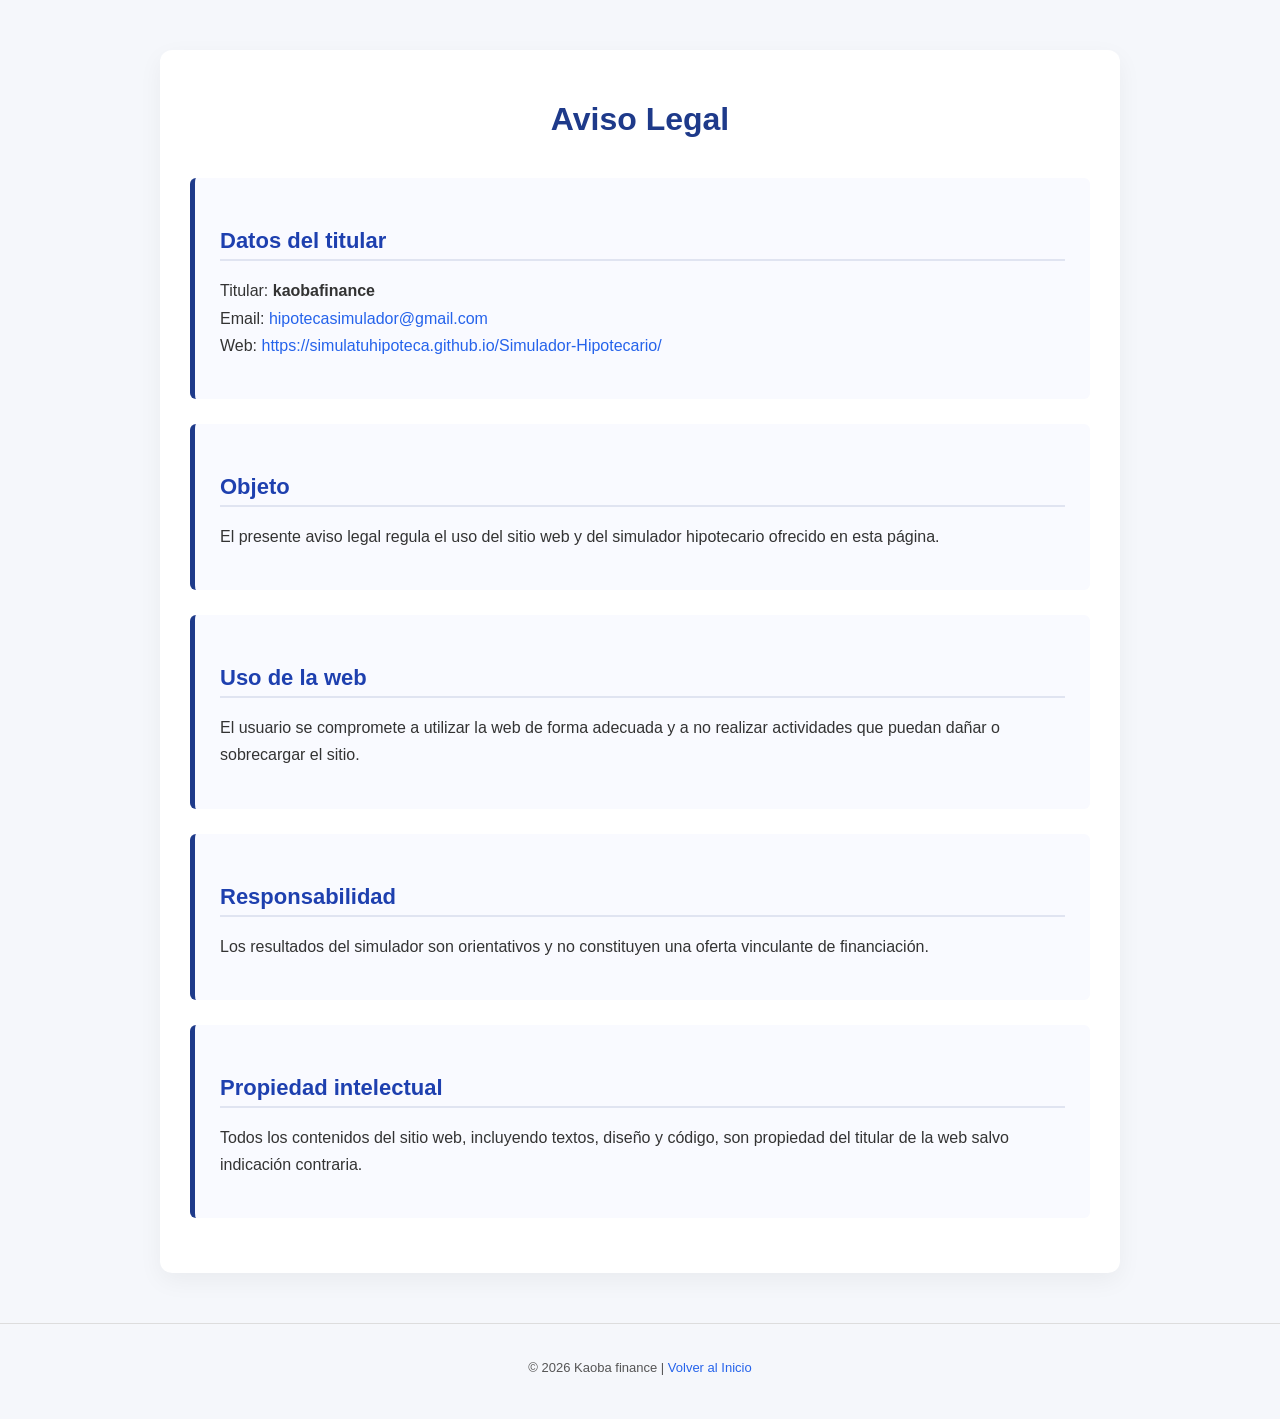
<file: aviso-legal.html>
<!DOCTYPE html>
<html lang="es">
<head>
<meta charset="UTF-8">
<title>Aviso Legal</title>
  <link rel="icon" href="favicon.svg">
<meta name="viewport" content="width=device-width, initial-scale=1.0">
<style>
body {
  font-family: 'Arial', sans-serif;
  margin: 0;
  padding: 0;
  background: #f5f7fb;
  color: #333;
}

.container {
  max-width: 900px;
  margin: 50px auto;
  padding: 30px;
  background: #fff;
  border-radius: 12px;
  box-shadow: 0 8px 25px rgba(0,0,0,0.05);
}

h1 {
  text-align: center;
  color: #1e3a8a;
  margin-bottom: 40px;
  font-size: 32px;
}

h2 {
  color: #1e40af;
  margin-top: 30px;
  margin-bottom: 15px;
  font-size: 22px;
  border-bottom: 2px solid #e0e4f1;
  padding-bottom: 5px;
}

p {
  margin-bottom: 20px;
  line-height: 1.7;
}

ul {
  margin-left: 20px;
  margin-bottom: 20px;
  line-height: 1.7;
}

a {
  color: #2563eb;
  text-decoration: none;
}

a:hover {
  text-decoration: underline;
}

.footer {
  text-align: center;
  padding: 20px;
  font-size: 13px;
  color: #555;
  margin-top: 50px;
  border-top: 1px solid #ddd;
}

.section-card {
  background: #f9faff;
  border-left: 5px solid #1e3a8a;
  padding: 20px 25px;
  margin-bottom: 25px;
  border-radius: 6px;
}

@media(max-width: 600px){
  .container{
    padding: 20px;
    margin: 20px;
  }

  h1{
    font-size: 26px;
  }

  h2{
    font-size: 20px;
  }
}
</style>
</head>
<body>

<div class="container">
  <h1>Aviso Legal</h1>

  <div class="section-card">
    <h2>Datos del titular</h2>
    <p>
      Titular: <strong>kaobafinance</strong><br>
      Email: <a href="mailto:hipotecasimulador@gmail.com">hipotecasimulador@gmail.com</a><br>
      Web: <a href="https://simulatuhipoteca.github.io/Simulador-Hipotecario/" target="_blank">https://simulatuhipoteca.github.io/Simulador-Hipotecario/</a>
    </p>
  </div>

  <div class="section-card">
    <h2>Objeto</h2>
    <p>
      El presente aviso legal regula el uso del sitio web y del simulador hipotecario ofrecido en esta página.
    </p>
  </div>

  <div class="section-card">
    <h2>Uso de la web</h2>
    <p>
      El usuario se compromete a utilizar la web de forma adecuada y a no realizar actividades que puedan dañar o sobrecargar el sitio.
    </p>
  </div>

  <div class="section-card">
    <h2>Responsabilidad</h2>
    <p>
      Los resultados del simulador son orientativos y no constituyen una oferta vinculante de financiación.
    </p>
  </div>

  <div class="section-card">
    <h2>Propiedad intelectual</h2>
    <p>
      Todos los contenidos del sitio web, incluyendo textos, diseño y código, son propiedad del titular de la web salvo indicación contraria.
    </p>
  </div>

</div>

<footer class="footer">
  <p>&copy; 2026 Kaoba finance | <a href="index.html">Volver al Inicio</a></p>
</footer>

</body>
</html>
</file>
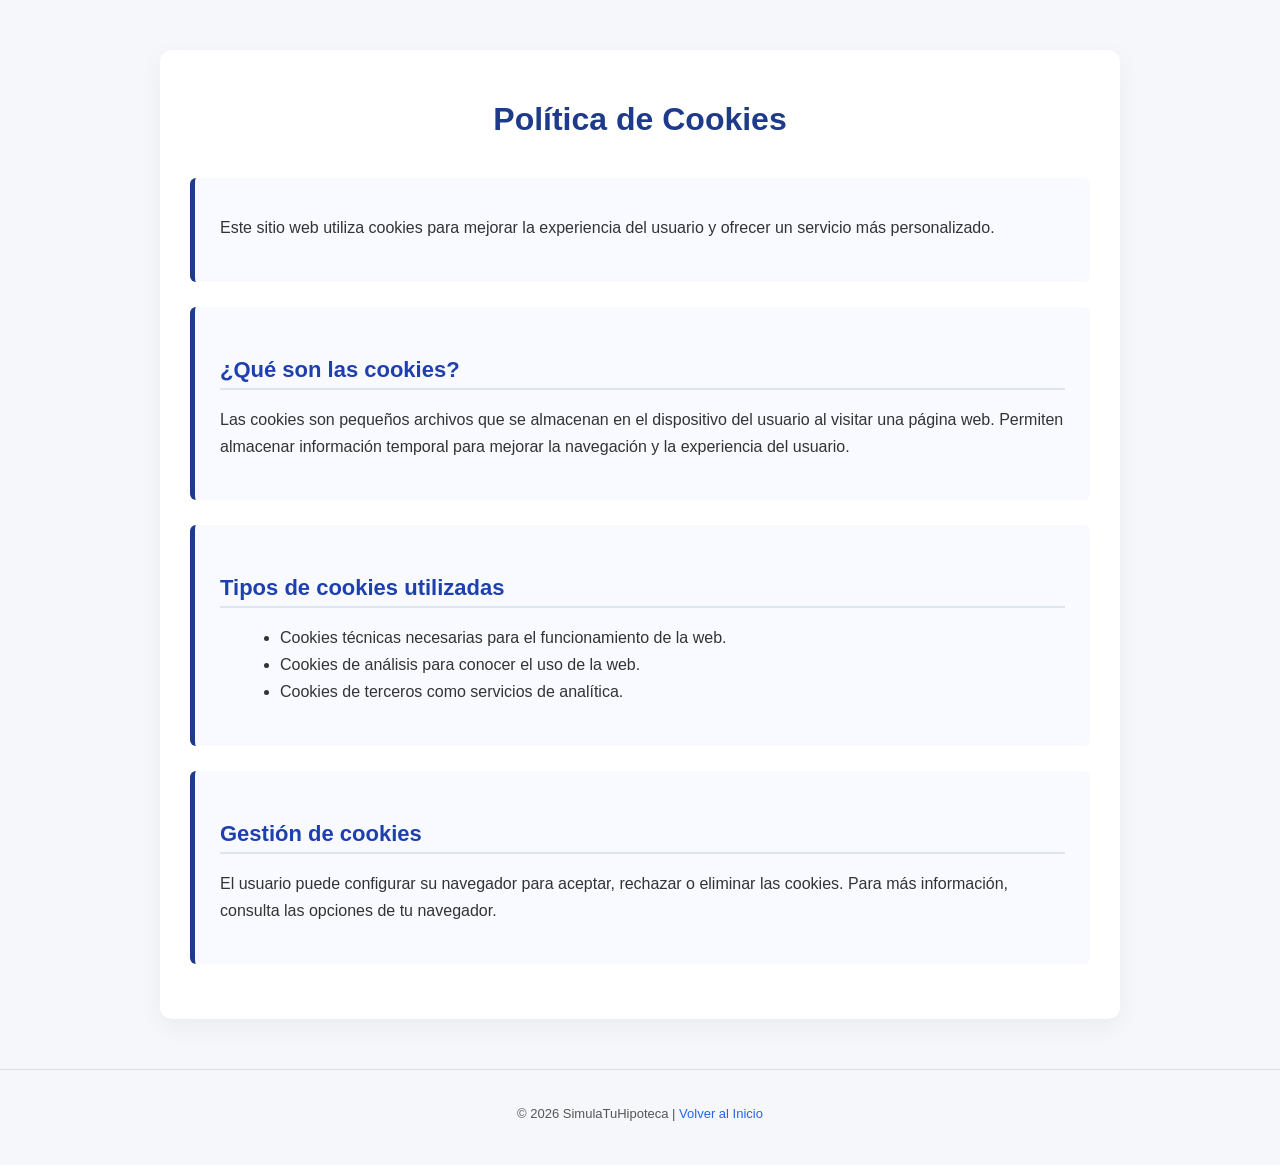
<file: cookies.html>
<!DOCTYPE html>
<html lang="es">
<head>
<meta charset="UTF-8">
<title>Política de Cookies</title>
<meta name="viewport" content="width=device-width, initial-scale=1.0">
<style>
body {
  font-family: 'Arial', sans-serif;
  margin: 0;
  padding: 0;
  background: #f5f7fb;
  color: #333;
}

.container {
  max-width: 900px;
  margin: 50px auto;
  padding: 30px;
  background: #fff;
  border-radius: 12px;
  box-shadow: 0 8px 25px rgba(0,0,0,0.05);
}

h1 {
  text-align: center;
  color: #1e3a8a;
  margin-bottom: 40px;
  font-size: 32px;
}

h2 {
  color: #1e40af;
  margin-top: 30px;
  margin-bottom: 15px;
  font-size: 22px;
  border-bottom: 2px solid #e0e4f1;
  padding-bottom: 5px;
}

p {
  margin-bottom: 20px;
  line-height: 1.7;
}

ul {
  margin-left: 20px;
  margin-bottom: 20px;
  line-height: 1.7;
}

a {
  color: #2563eb;
  text-decoration: none;
}

a:hover {
  text-decoration: underline;
}

.footer {
  text-align: center;
  padding: 20px;
  font-size: 13px;
  color: #555;
  margin-top: 50px;
  border-top: 1px solid #ddd;
}

.section-card {
  background: #f9faff;
  border-left: 5px solid #1e3a8a;
  padding: 20px 25px;
  margin-bottom: 25px;
  border-radius: 6px;
}

@media(max-width: 600px){
  .container{
    padding: 20px;
    margin: 20px;
  }

  h1{
    font-size: 26px;
  }

  h2{
    font-size: 20px;
  }
}
</style>
</head>
<body>

<div class="container">
  <h1>Política de Cookies</h1>

  <div class="section-card">
    <p>
      Este sitio web utiliza cookies para mejorar la experiencia del usuario y ofrecer un servicio más personalizado.
    </p>
  </div>

  <div class="section-card">
    <h2>¿Qué son las cookies?</h2>
    <p>
      Las cookies son pequeños archivos que se almacenan en el dispositivo del usuario al visitar una página web. Permiten almacenar información temporal para mejorar la navegación y la experiencia del usuario.
    </p>
  </div>

  <div class="section-card">
    <h2>Tipos de cookies utilizadas</h2>
    <ul>
      <li>Cookies técnicas necesarias para el funcionamiento de la web.</li>
      <li>Cookies de análisis para conocer el uso de la web.</li>
      <li>Cookies de terceros como servicios de analítica.</li>
    </ul>
  </div>

  <div class="section-card">
    <h2>Gestión de cookies</h2>
    <p>
      El usuario puede configurar su navegador para aceptar, rechazar o eliminar las cookies. Para más información, consulta las opciones de tu navegador.
    </p>
  </div>

</div>

<footer class="footer">
  <p>&copy; 2026 SimulaTuHipoteca | <a href="index.html">Volver al Inicio</a></p>
</footer>

</body>
</html>
</file>
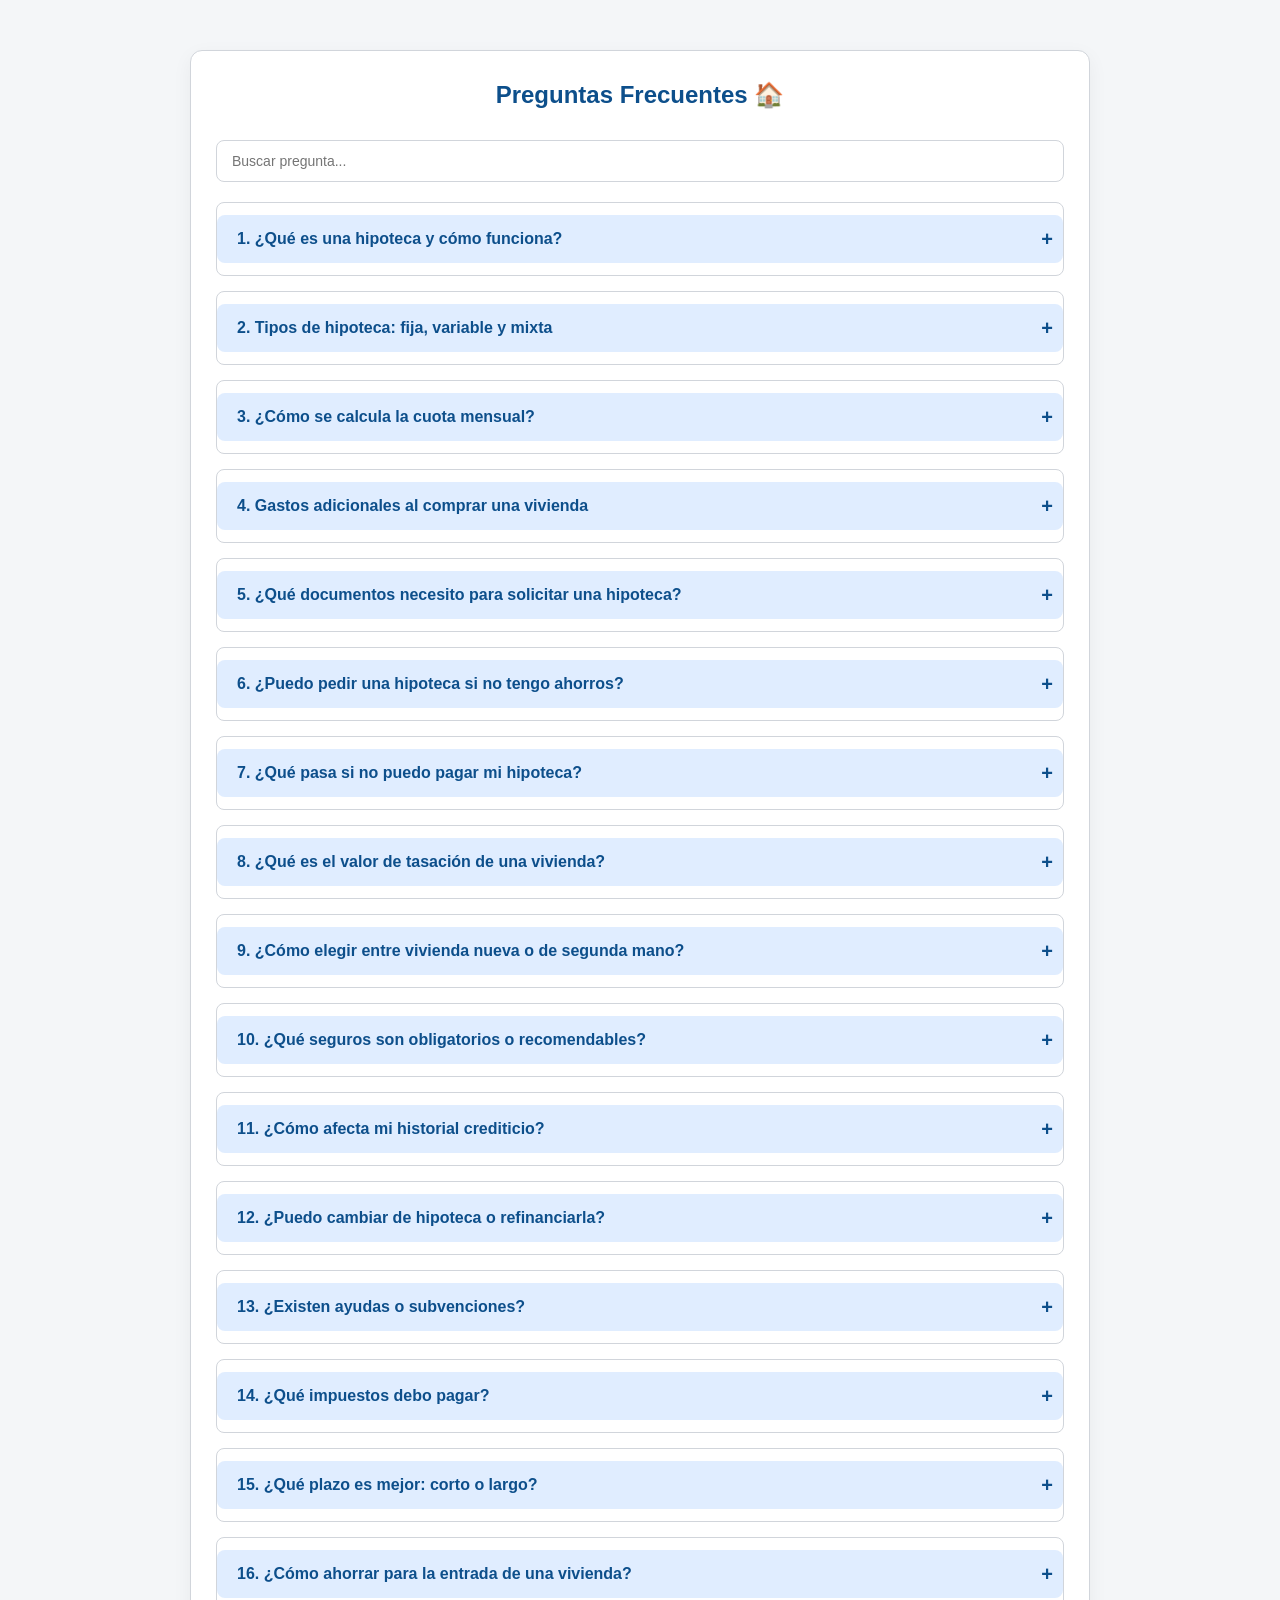
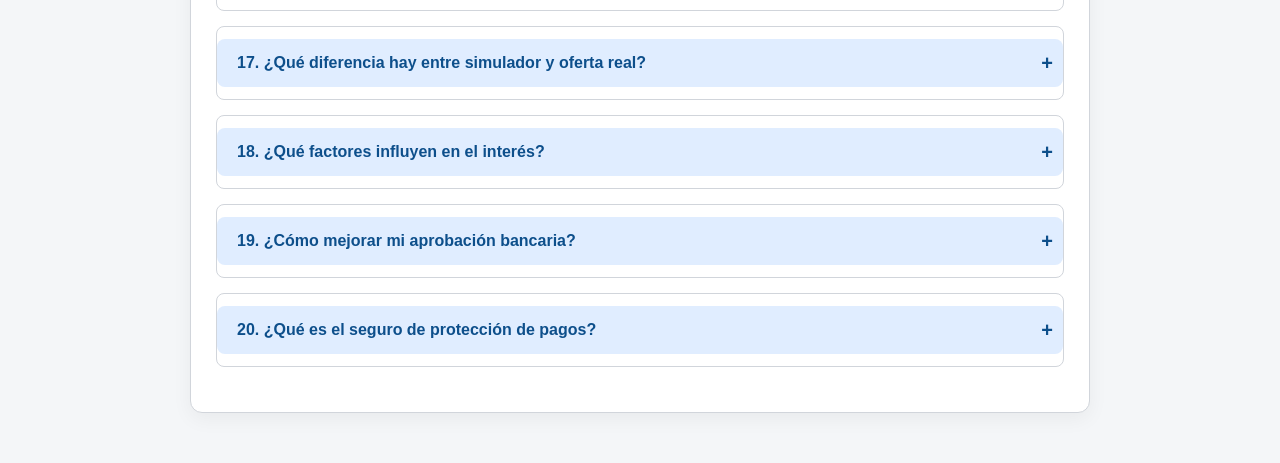
<file: faq.html>
<!DOCTYPE html>
<html lang="es">
<head>
<meta charset="UTF-8">
<meta name="viewport" content="width=device-width, initial-scale=1.0">
<title>Preguntas Frecuentes - Simula tu Hipoteca</title>
   <link rel="icon" href="favicon.svg">
<link rel="stylesheet" href="style.css">
<style>
/* =========================
   ACORDEÓN FAQ MODERNO
========================= */
body {
  font-family: 'Inter', sans-serif;
  background: #f4f6f8;
  color: #1f2937;
  margin: 0;
  padding: 0;
}

.faq-section {
  max-width: 900px;
  margin: 50px auto;
  padding: 30px 25px;
  background: #fff;
  border-radius: 12px;
  border: 1px solid #d1d5db;
  box-shadow: 0 6px 20px rgba(0,0,0,0.05);
}

.faq-section h1 {
  text-align: center;
  color: #0d4f8b;
  margin-bottom: 25px;
}

#faqSearch {
  width: 100%;
  padding: 12px 15px;
  margin-bottom: 20px;
  border: 1px solid #d1d5db;
  border-radius: 8px;
  font-size: 14px;
  box-sizing: border-box;
}

.faq-item {
  margin-bottom: 15px;
  border-radius: 8px;
  overflow: hidden;
  transition: all 0.3s ease;
  border: 1px solid #d1d5db;
}

.faq-question {
  background: #e0edff;
  padding: 15px 20px;
  cursor: pointer;
  font-weight: 600;
  color: #0d4f8b;
  border: none;
  width: 100%;
  text-align: left;
  display: flex;
  justify-content: space-between;
  align-items: center;
  font-size: 16px;
  transition: background 0.3s;
}

.faq-question:hover {
  background: #cfe0ff;
}

.faq-question::after {
  content: '+';
  font-weight: bold;
  font-size: 20px;
  transition: transform 0.3s;
}

.faq-item.active .faq-question::after {
  content: '-';
  transform: rotate(180deg);
}

.faq-answer {
  max-height: 0;
  padding: 0 20px;
  overflow: hidden;
  background: #f9fafb;
  line-height: 1.7;
  color: #1f2937;
  transition: max-height 0.3s ease, padding 0.3s ease;
}

.faq-item.active .faq-answer {
  padding: 15px 20px;
  max-height: 500px; /* Ajusta según contenido */
}

.faq-answer ul {
  margin: 10px 0;
  padding-left: 20px;
}

.faq-answer li {
  margin-bottom: 5px;
}

/* Tooltip para términos */
.tooltip {
  border-bottom: 1px dotted #0d4f8b;
  cursor: help;
  position: relative;
}

.tooltip:hover::after {
  content: attr(data-tip);
  position: absolute;
  left: 0;
  bottom: 125%;
  background: #0d4f8b;
  color: #fff;
  padding: 5px 10px;
  border-radius: 6px;
  font-size: 12px;
  white-space: nowrap;
  z-index: 10;
}

/* Responsive */
@media (max-width: 600px) {
  .faq-section {
    margin: 20px;
    padding: 20px;
  }

  .faq-question {
    font-size: 15px;
  }
}
</style>
</head>
<body>
<section class="faq-section" aria-label="Preguntas Frecuentes">
  <h1>Preguntas Frecuentes 🏠</h1>
  <input type="text" id="faqSearch" placeholder="Buscar pregunta..." aria-label="Buscar pregunta">

  <!-- PREGUNTAS -->
  <div class="faq-item">
    <button class="faq-question" aria-expanded="false">1. ¿Qué es una hipoteca y cómo funciona?</button>
    <div class="faq-answer">💡 Una hipoteca es un préstamo para comprar tu vivienda. Pagas una cuota mensual que incluye parte del dinero prestado y los intereses. Consejo: paga un poquito más cada mes si puedes, así reduces intereses y tiempo de préstamo.</div>
  </div>

  <div class="faq-item">
    <button class="faq-question" aria-expanded="false">2. Tipos de hipoteca: fija, variable y mixta</button>
    <div class="faq-answer">
      🔹 <strong>Fija:</strong> Cuota e interés constantes durante todo el préstamo.<br>
      🔹 <strong>Variable:</strong> Interés que sube o baja según el mercado.<br>
      🔹 <strong>Mixta:</strong> Periodo inicial fijo y luego variable.<br>
      💡 Tip: Si no quieres sorpresas en la cuota, la fija es más tranquila.
    </div>
  </div>

  <div class="faq-item">
    <button class="faq-question" aria-expanded="false">3. ¿Cómo se calcula la cuota mensual?</button>
    <div class="faq-answer">📊 La cuota depende de cuánto pides, el interés y el plazo. Con nuestro simulador puedes probar distintos escenarios y ver cuál se ajusta mejor a tu presupuesto.</div>
  </div>

  <div class="faq-item">
    <button class="faq-question" aria-expanded="false">4. Gastos adicionales al comprar una vivienda</button>
    <div class="faq-answer">⚠️ Además del precio, considera impuestos, notaría, registro, tasación y seguros. Esto puede sumar un 10-15% extra. Tip: pide un presupuesto completo antes de decidir.</div>
  </div>

  <div class="faq-item">
    <button class="faq-question" aria-expanded="false">5. ¿Qué documentos necesito para solicitar una hipoteca?</button>
    <div class="faq-answer">📄 Normalmente: DNI/NIE, nóminas, declaración de impuestos, contrato de trabajo y documentos de la vivienda. Consejo: tenlos listos para acelerar la aprobación.</div>
  </div>

  <div class="faq-item">
    <button class="faq-question" aria-expanded="false">6. ¿Puedo pedir una hipoteca si no tengo ahorros?</button>
    <div class="faq-answer">💰 La mayoría de bancos pide alrededor del 20% de entrada. Sin ahorros, puede ser más difícil, aunque hay opciones con aval o ayudas especiales.</div>
  </div>

  <div class="faq-item">
    <button class="faq-question" aria-expanded="false">7. ¿Qué pasa si no puedo pagar mi hipoteca?</button>
    <div class="faq-answer">⚠️ Avísale al banco cuanto antes. Pueden ofrecer aplazar pagos, reestructurar deuda o refinanciar. Ignorar pagos puede traer problemas legales.</div>
  </div>

  <div class="faq-item">
    <button class="faq-question" aria-expanded="false">8. ¿Qué es el valor de tasación de una vivienda?</button>
    <div class="faq-answer">🏠 Es el precio estimado por un profesional para determinar cuánto vale la casa. Los bancos lo usan para calcular cuánto prestarte.</div>
  </div>

  <div class="faq-item">
    <button class="faq-question" aria-expanded="false">9. ¿Cómo elegir entre vivienda nueva o de segunda mano?</button>
    <div class="faq-answer">🔹 Evalúa precio, estado, ubicación, impuestos y reformas. Las nuevas suelen requerir menos mantenimiento inicial.</div>
  </div>

  <div class="faq-item">
    <button class="faq-question" aria-expanded="false">10. ¿Qué seguros son obligatorios o recomendables?</button>
    <div class="faq-answer">🛡️ Obligatorio: seguro de hogar si el banco lo pide.<br>Recomendable: seguro de vida y protección de pagos para cubrir imprevistos.</div>
  </div>

  <div class="faq-item">
    <button class="faq-question" aria-expanded="false">11. ¿Cómo afecta mi historial crediticio?</button>
    <div class="faq-answer">📈 Un historial limpio ayuda a obtener mejores condiciones. Moras o deudas elevadas pueden dificultar la aprobación.</div>
  </div>

  <div class="faq-item">
    <button class="faq-question" aria-expanded="false">12. ¿Puedo cambiar de hipoteca o refinanciarla?</button>
    <div class="faq-answer">🔄 Sí, mediante subrogación o refinanciación. Te permite cambiar banco, interés o plazo para reducir cuota o tiempo.</div>
  </div>

  <div class="faq-item">
    <button class="faq-question" aria-expanded="false">13. ¿Existen ayudas o subvenciones?</button>
    <div class="faq-answer">🎁 Depende de tu edad, vivienda o situación económica. Consulta ayudas locales para jóvenes o vivienda protegida.</div>
  </div>

  <div class="faq-item">
    <button class="faq-question" aria-expanded="false">14. ¿Qué impuestos debo pagar?</button>
    <div class="faq-answer">💸 Impuesto de Transmisiones Patrimoniales (ITP) o IVA en nueva construcción, más gastos de notaría y registro.</div>
  </div>

  <div class="faq-item">
    <button class="faq-question" aria-expanded="false">15. ¿Qué plazo es mejor: corto o largo?</button>
    <div class="faq-answer">⏳ Corto: pagas menos intereses pero cuota más alta. Largo: cuota baja pero más intereses. Depende de tu capacidad de pago.</div>
  </div>

  <div class="faq-item">
    <button class="faq-question" aria-expanded="false">16. ¿Cómo ahorrar para la entrada de una vivienda?</button>
    <div class="faq-answer">💡 Haz un presupuesto mensual, reduce gastos y destina un porcentaje fijo de tus ingresos al ahorro.</div>
  </div>

  <div class="faq-item">
    <button class="faq-question" aria-expanded="false">17. ¿Qué diferencia hay entre simulador y oferta real?</button>
    <div class="faq-answer">📊 El simulador da estimaciones. La oferta real depende del banco, tus ingresos y condiciones legales.</div>
  </div>

  <div class="faq-item">
    <button class="faq-question" aria-expanded="false">18. ¿Qué factores influyen en el interés?</button>
    <div class="faq-answer">💰 Historial crediticio, plazo, tipo de hipoteca y situación económica del país.</div>
  </div>

  <div class="faq-item">
    <button class="faq-question" aria-expanded="false">19. ¿Cómo mejorar mi aprobación bancaria?</button>
    <div class="faq-answer">✅ Mantén deudas bajas, ingresos estables y buen historial crediticio. El simulador te ayuda a planificar antes de solicitarla.</div>
  </div>

  <div class="faq-item">
    <button class="faq-question" aria-expanded="false">20. ¿Qué es el seguro de protección de pagos?</button>
    <div class="faq-answer">🛡️ Cubre tu hipoteca temporalmente ante desempleo, enfermedad o accidente, evitando impagos.</div>
  </div>
</section>

<script>
// Acordeón
const faqItems = document.querySelectorAll('.faq-item');
const searchInput = document.getElementById('faqSearch');

faqItems.forEach(item => {
  const question = item.querySelector('.faq-question');
  question.addEventListener('click', () => {
    const isActive = item.classList.toggle('active');
    question.setAttribute('aria-expanded', isActive);
  });
});

// Buscador con destacado
searchInput.addEventListener('input', () => {
  const filter = searchInput.value.toLowerCase();
  let anyVisible = false;
  faqItems.forEach(item => {
    const questionText = item.querySelector('.faq-question').textContent.toLowerCase();
    if (questionText.includes(filter)) {
      item.style.display = '';
      anyVisible = true;
    } else {
      item.style.display = 'none';
    }
  });

  if (!anyVisible) {
    if (!document.querySelector('#noResults')) {
      const noRes = document.createElement('div');
      noRes.id = 'noResults';
      noRes.textContent = '😕 No se encontraron resultados.';
      noRes.style.textAlign = 'center';
      noRes.style.padding = '15px';
      document.querySelector('.faq-section').appendChild(noRes);
    }
  } else {
    const noRes = document.querySelector('#noResults');
    if (noRes) noRes.remove();
  }
});
</script>
</body>
</html>
</file>
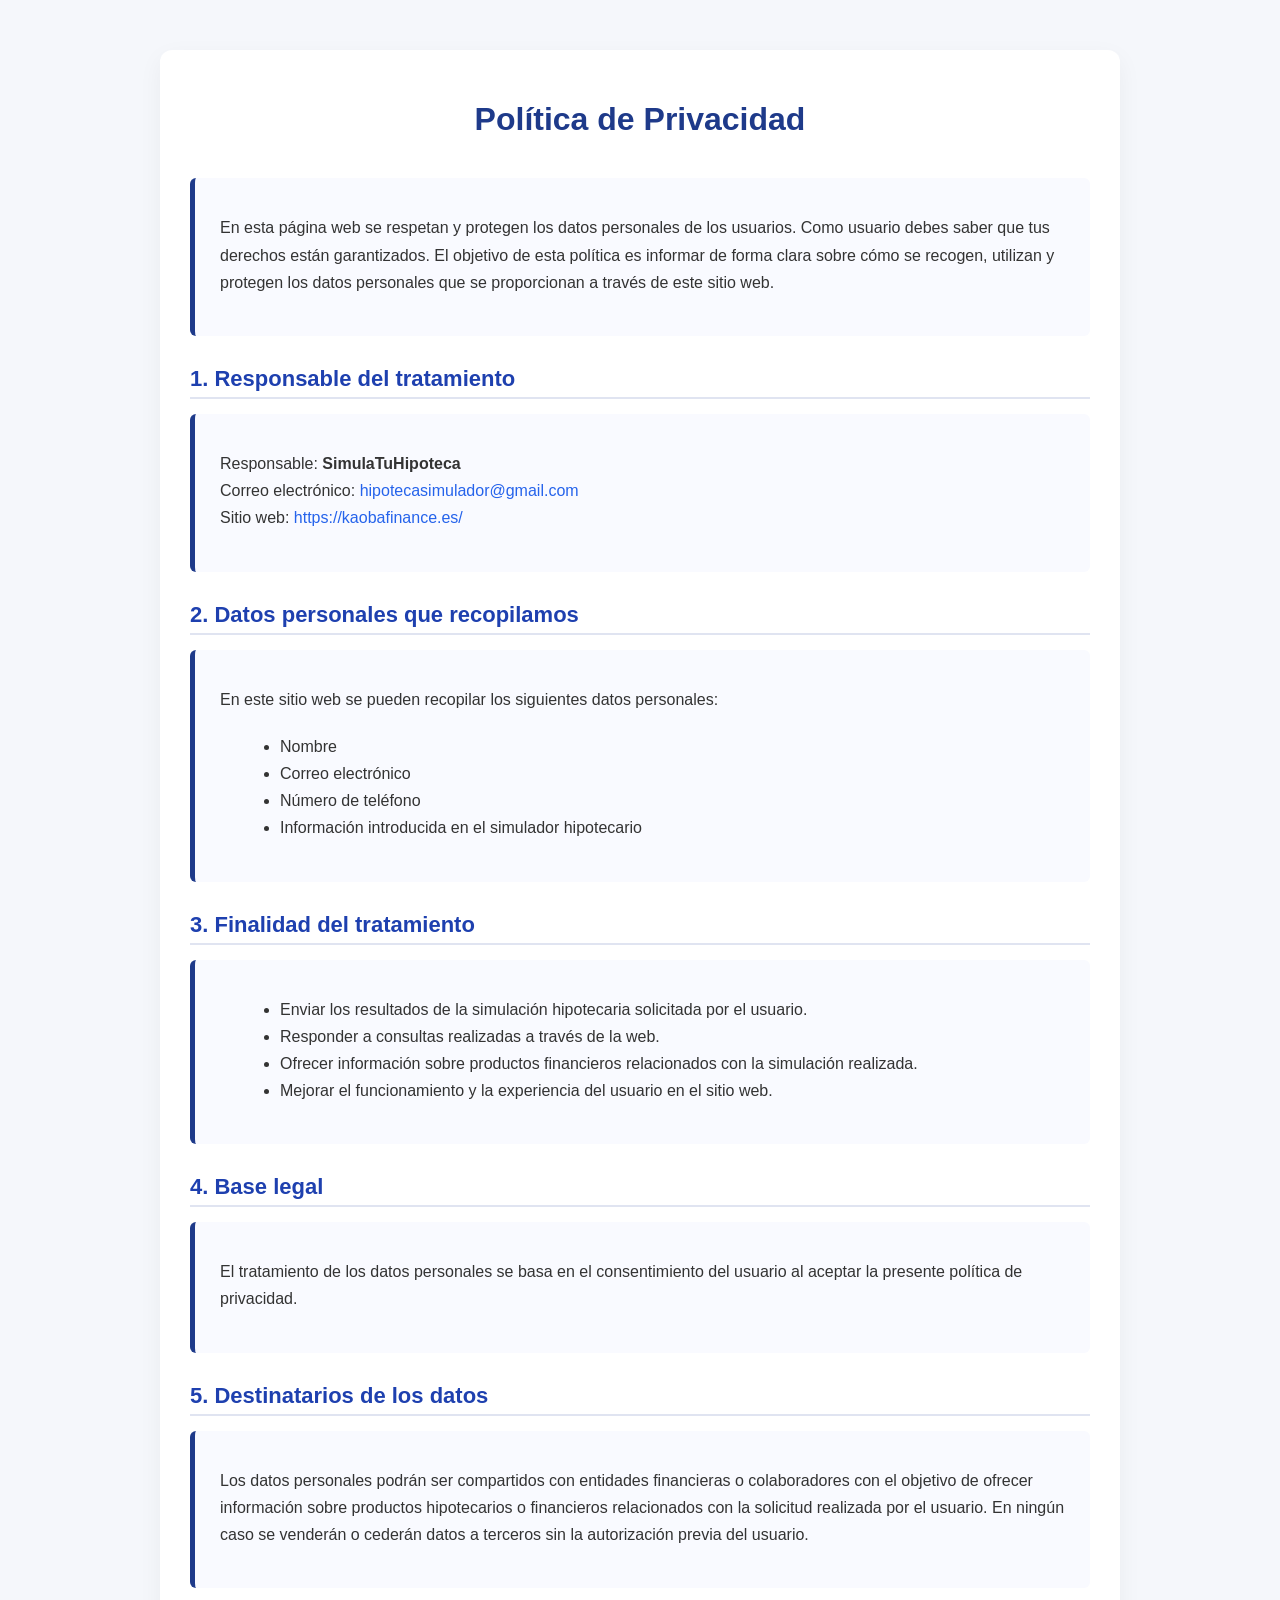
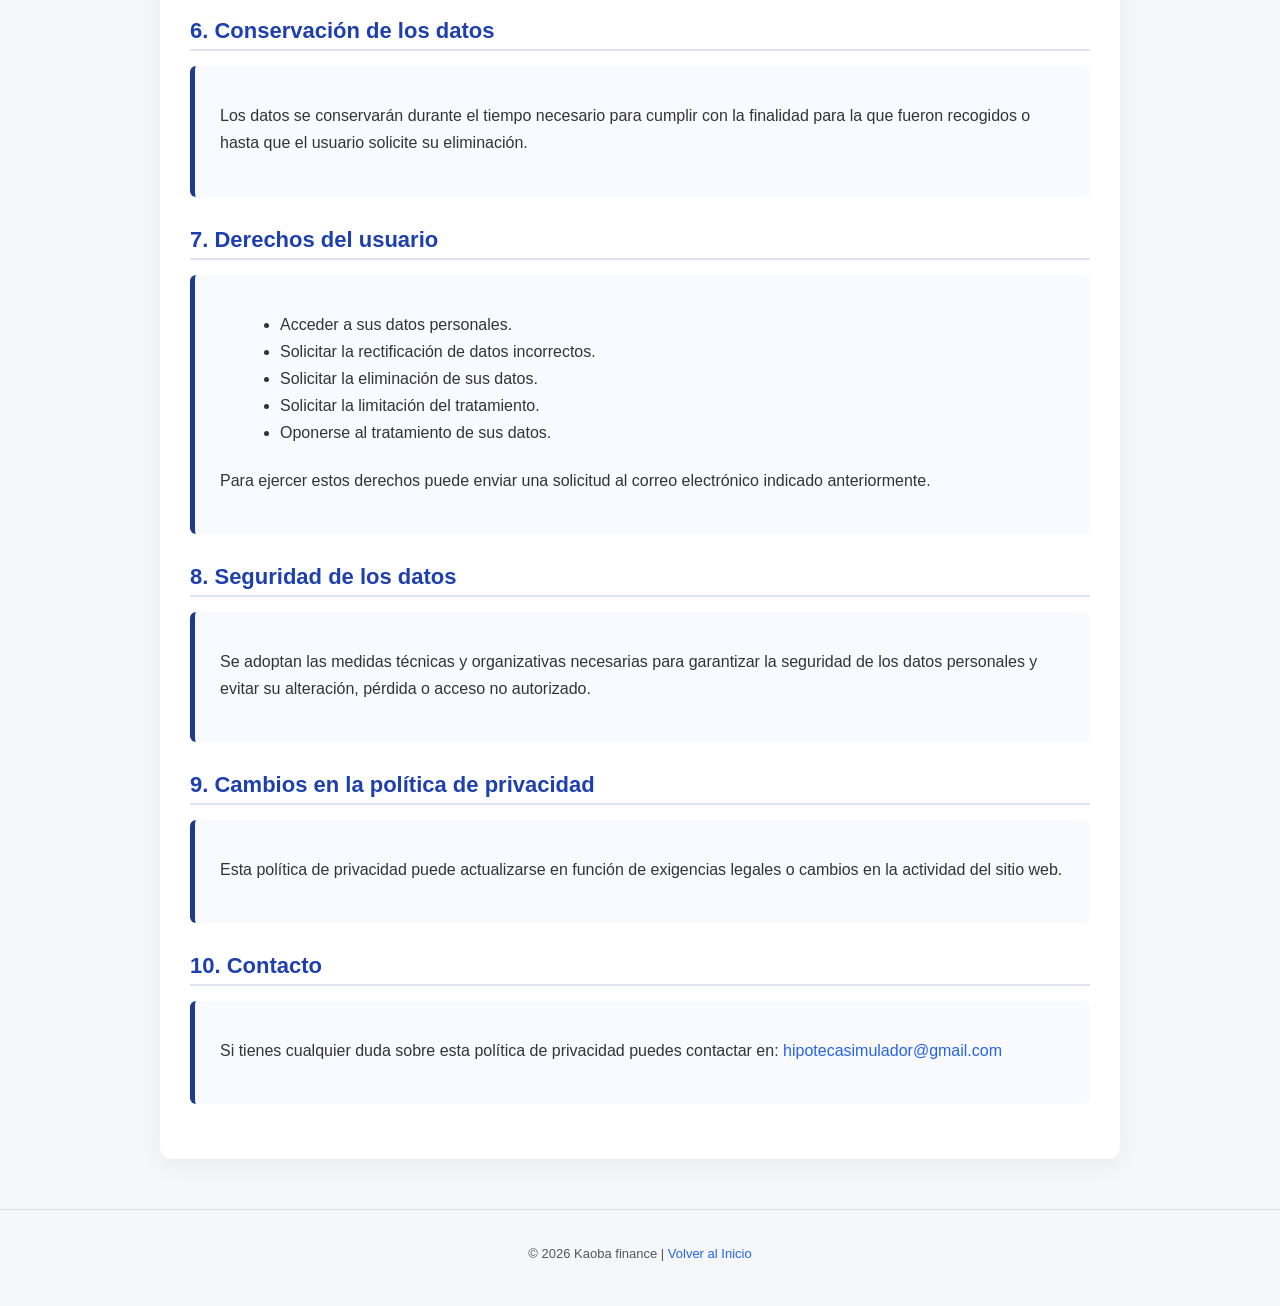
<file: politica-privacidad.html>
<!DOCTYPE html>
<html lang="es">
<head>
<meta charset="UTF-8">
<title>Política de Privacidad</title>
  <link rel="icon" href="favicon.svg">
<meta name="viewport" content="width=device-width, initial-scale=1.0">
<style>
body {
  font-family: 'Arial', sans-serif;
  margin: 0;
  padding: 0;
  background: #f5f7fb;
  color: #333;
}

.container {
  max-width: 900px;
  margin: 50px auto;
  padding: 30px;
  background: #fff;
  border-radius: 12px;
  box-shadow: 0 8px 25px rgba(0,0,0,0.05);
}

h1 {
  text-align: center;
  color: #1e3a8a;
  margin-bottom: 40px;
  font-size: 32px;
}

h2 {
  color: #1e40af;
  margin-top: 30px;
  margin-bottom: 15px;
  font-size: 22px;
  border-bottom: 2px solid #e0e4f1;
  padding-bottom: 5px;
}

p {
  margin-bottom: 20px;
  line-height: 1.7;
}

ul {
  margin-left: 20px;
  margin-bottom: 20px;
  line-height: 1.7;
}

a {
  color: #2563eb;
  text-decoration: none;
}

a:hover {
  text-decoration: underline;
}

.footer {
  text-align: center;
  padding: 20px;
  font-size: 13px;
  color: #555;
  margin-top: 50px;
  border-top: 1px solid #ddd;
}

.section-card {
  background: #f9faff;
  border-left: 5px solid #1e3a8a;
  padding: 20px 25px;
  margin-bottom: 25px;
  border-radius: 6px;
}

@media(max-width: 600px){
  .container{
    padding: 20px;
    margin: 20px;
  }

  h1{
    font-size: 26px;
  }

  h2{
    font-size: 20px;
  }
}
</style>
</head>
<body>

<div class="container">
  <h1>Política de Privacidad</h1>

  <div class="section-card">
    <p>En esta página web se respetan y protegen los datos personales de los usuarios. Como usuario debes saber que tus derechos están garantizados. El objetivo de esta política es informar de forma clara sobre cómo se recogen, utilizan y protegen los datos personales que se proporcionan a través de este sitio web.</p>
  </div>

  <h2>1. Responsable del tratamiento</h2>
  <div class="section-card">
    <p>
      Responsable: <strong>SimulaTuHipoteca</strong><br>
      Correo electrónico: <a href="mailto:hipotecasimulador@gmail.com">hipotecasimulador@gmail.com</a><br>
      Sitio web: <a href="https://kaobafinance.es//" target="_blank">https://kaobafinance.es/</a>
    </p>
  </div>

  <h2>2. Datos personales que recopilamos</h2>
  <div class="section-card">
    <p>En este sitio web se pueden recopilar los siguientes datos personales:</p>
    <ul>
      <li>Nombre</li>
      <li>Correo electrónico</li>
      <li>Número de teléfono</li>
      <li>Información introducida en el simulador hipotecario</li>
    </ul>
  </div>

  <h2>3. Finalidad del tratamiento</h2>
  <div class="section-card">
    <ul>
      <li>Enviar los resultados de la simulación hipotecaria solicitada por el usuario.</li>
      <li>Responder a consultas realizadas a través de la web.</li>
      <li>Ofrecer información sobre productos financieros relacionados con la simulación realizada.</li>
      <li>Mejorar el funcionamiento y la experiencia del usuario en el sitio web.</li>
    </ul>
  </div>

  <h2>4. Base legal</h2>
  <div class="section-card">
    <p>El tratamiento de los datos personales se basa en el consentimiento del usuario al aceptar la presente política de privacidad.</p>
  </div>

  <h2>5. Destinatarios de los datos</h2>
  <div class="section-card">
    <p>Los datos personales podrán ser compartidos con entidades financieras o colaboradores con el objetivo de ofrecer información sobre productos hipotecarios o financieros relacionados con la solicitud realizada por el usuario. En ningún caso se venderán o cederán datos a terceros sin la autorización previa del usuario.</p>
  </div>

  <h2>6. Conservación de los datos</h2>
  <div class="section-card">
    <p>Los datos se conservarán durante el tiempo necesario para cumplir con la finalidad para la que fueron recogidos o hasta que el usuario solicite su eliminación.</p>
  </div>

  <h2>7. Derechos del usuario</h2>
  <div class="section-card">
    <ul>
      <li>Acceder a sus datos personales.</li>
      <li>Solicitar la rectificación de datos incorrectos.</li>
      <li>Solicitar la eliminación de sus datos.</li>
      <li>Solicitar la limitación del tratamiento.</li>
      <li>Oponerse al tratamiento de sus datos.</li>
    </ul>
    <p>Para ejercer estos derechos puede enviar una solicitud al correo electrónico indicado anteriormente.</p>
  </div>

  <h2>8. Seguridad de los datos</h2>
  <div class="section-card">
    <p>Se adoptan las medidas técnicas y organizativas necesarias para garantizar la seguridad de los datos personales y evitar su alteración, pérdida o acceso no autorizado.</p>
  </div>

  <h2>9. Cambios en la política de privacidad</h2>
  <div class="section-card">
    <p>Esta política de privacidad puede actualizarse en función de exigencias legales o cambios en la actividad del sitio web.</p>
  </div>

  <h2>10. Contacto</h2>
  <div class="section-card">
    <p>Si tienes cualquier duda sobre esta política de privacidad puedes contactar en: <a href="mailto:hipotecasimulador@gmail.com">hipotecasimulador@gmail.com</a></p>
  </div>

</div>

<footer class="footer">
  <p>&copy; 2026 Kaoba finance | <a href="index.html">Volver al Inicio</a></p>
</footer>

</body>
</html>
</file>
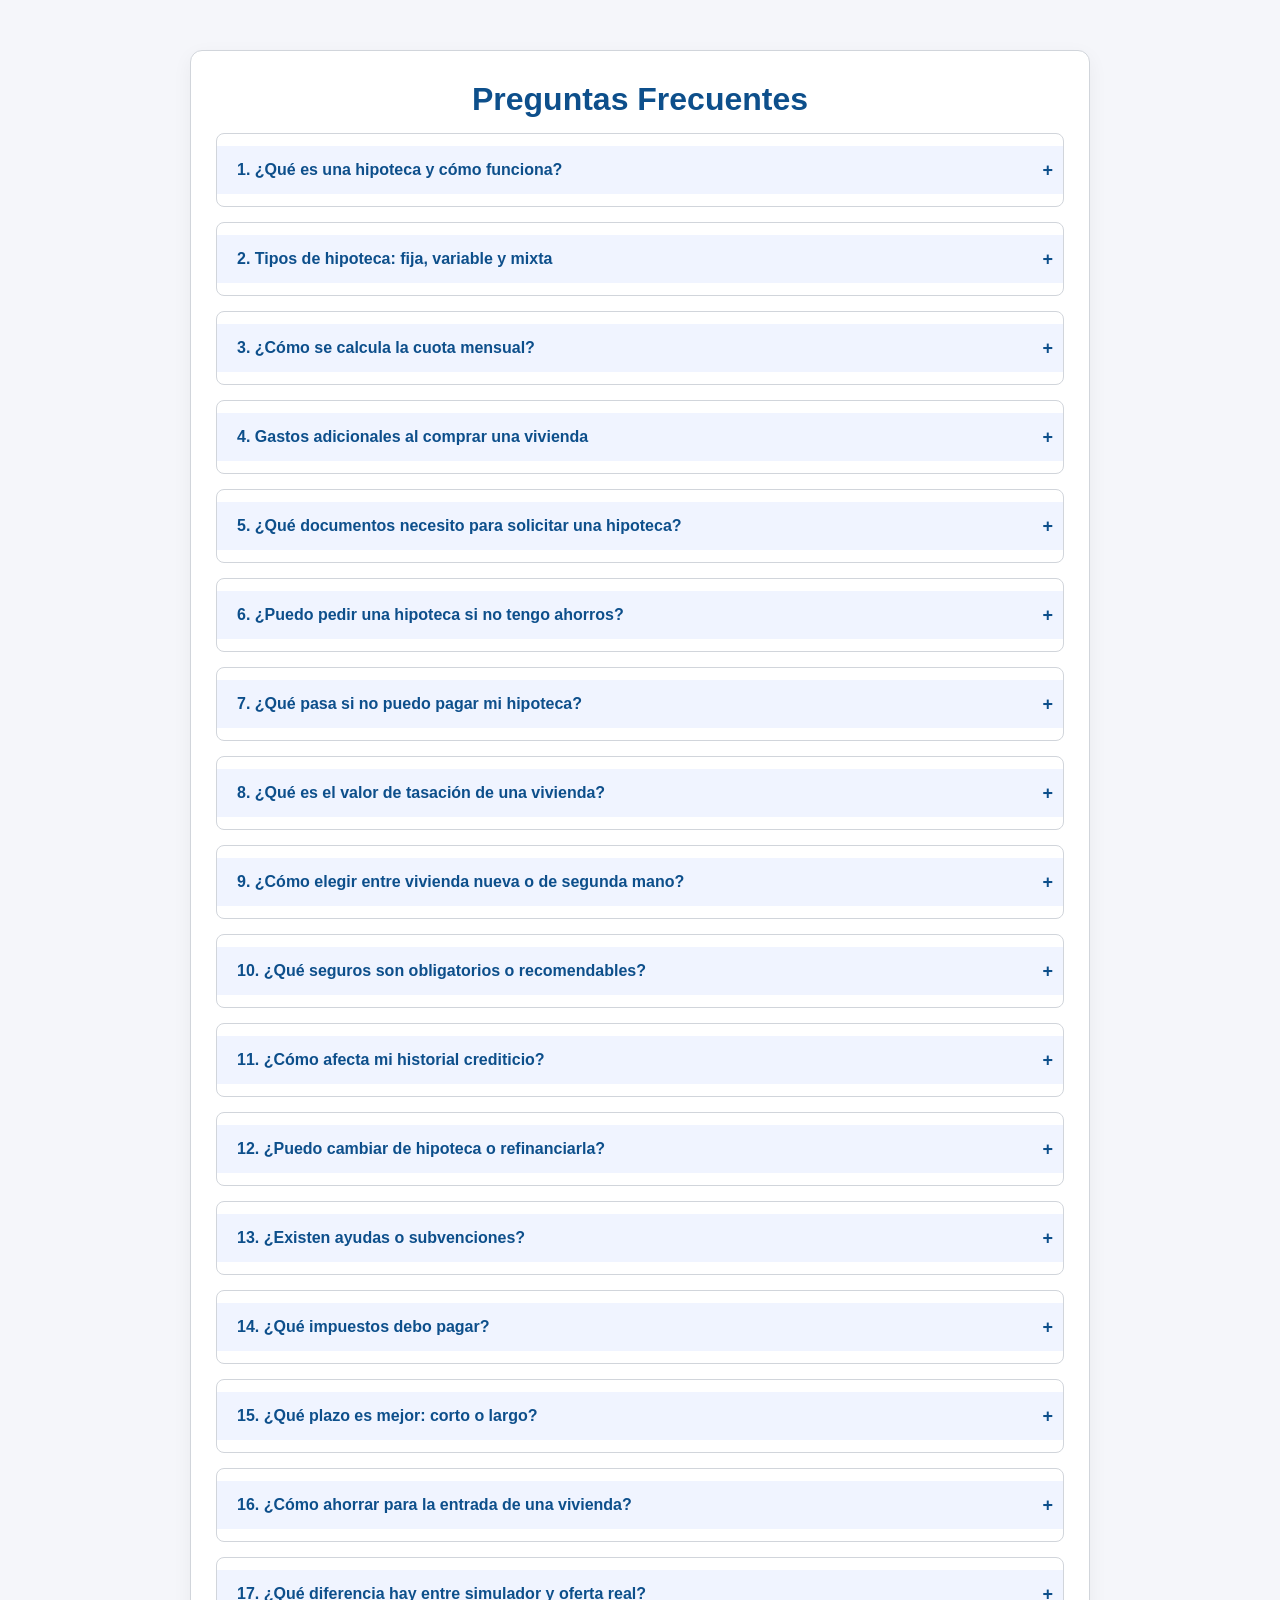
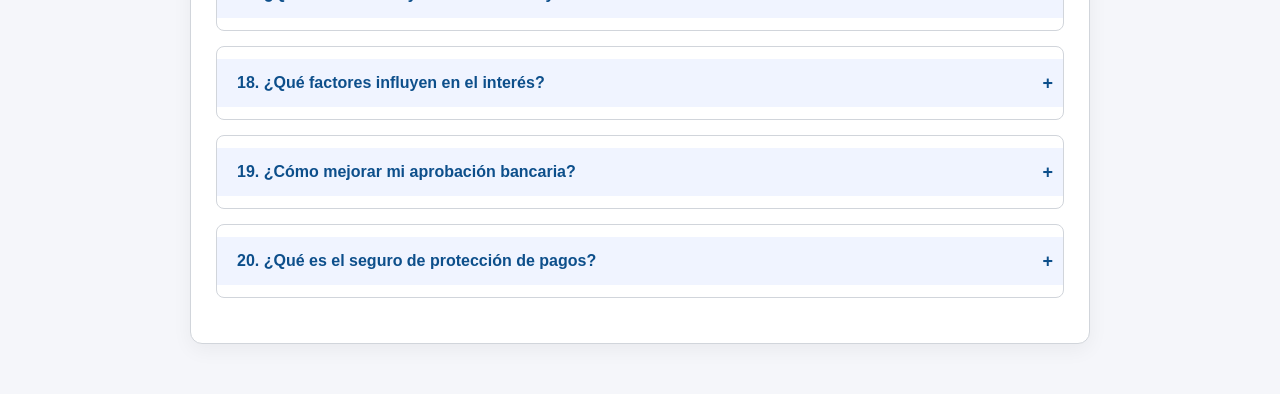
<file: preguntas-frecuentes.html>
<!DOCTYPE html>
<html lang="es">
<head>
<meta charset="UTF-8">
<title>Preguntas Frecuentes - Simula tu Hipoteca</title>
<link rel="stylesheet" href="style.css"> <!-- tu CSS principal -->
<style>
/* =========================
   ACORDEÓN FAQ + TARJETAS
========================= */
.faq-container {
  max-width: 900px;
  margin: 50px auto;
  padding: 30px 25px;
  background: #fff;
  border-radius: 12px;
  border: 1px solid #d1d5db;
  box-shadow: 0 6px 20px rgba(0,0,0,0.05);
}

.faq-item {
  margin-bottom: 15px;
  border: 1px solid #d1d5db;
  border-radius: 8px;
  overflow: hidden;
}

.faq-question {
  background: #f0f4ff;
  padding: 15px 20px;
  cursor: pointer;
  font-weight: bold;
  color: #0d4f8b;
  transition: background 0.2s;
}

.faq-question:hover {
  background: #e0e7ff;
}

.faq-answer {
  padding: 15px 20px;
  display: none;
  background: #f9fafb;
  line-height: 1.7;
  color: #1f2937;
}

.faq-answer ul {
  margin: 10px 0;
  padding-left: 20px;
}

.faq-answer li {
  margin-bottom: 5px;
}

/* Icono de + / - */
.faq-question::after {
  content: '+';
  float: right;
  font-weight: bold;
}

.faq-question.active::after {
  content: '-';
}
</style>
</head>
<body>

<div class="faq-container">
  <h1>Preguntas Frecuentes</h1>

  <!-- Pregunta 1 -->
  <div class="faq-item">
    <div class="faq-question">1. ¿Qué es una hipoteca y cómo funciona?</div>
    <div class="faq-answer">
      Una hipoteca es un préstamo que el banco te da para comprar una casa. Pagas una cuota mensual que incluye parte del dinero prestado y los intereses.
    </div>
  </div>

  <!-- Pregunta 2 -->
  <div class="faq-item">
    <div class="faq-question">2. Tipos de hipoteca: fija, variable y mixta</div>
    <div class="faq-answer">
      <ul>
        <li><strong>Fija:</strong> cuota e interés constantes durante todo el préstamo.</li>
        <li><strong>Variable:</strong> interés que puede subir o bajar según el mercado.</li>
        <li><strong>Mixta:</strong> periodo inicial fijo y luego variable.</li>
      </ul>
    </div>
  </div>

  <!-- Pregunta 3 -->
  <div class="faq-item">
    <div class="faq-question">3. ¿Cómo se calcula la cuota mensual?</div>
    <div class="faq-answer">
      La cuota depende del dinero que pediste, los intereses y el plazo del préstamo. Nuestro simulador te permite calcularlo automáticamente y ver diferentes escenarios.
    </div>
  </div>

  <!-- Pregunta 4 -->
  <div class="faq-item">
    <div class="faq-question">4. Gastos adicionales al comprar una vivienda</div>
    <div class="faq-answer">
      Además del precio, debes considerar: impuestos, notaría, registro, tasación y seguros obligatorios. Estos gastos pueden sumar un 10-15% extra del precio.
    </div>
  </div>

  <!-- Pregunta 5 -->
  <div class="faq-item">
    <div class="faq-question">5. ¿Qué documentos necesito para solicitar una hipoteca?</div>
    <div class="faq-answer">
      Normalmente: DNI o NIE, nóminas recientes, declaración de impuestos, contrato de trabajo y documentos de la vivienda que quieres comprar.
    </div>
  </div>

  <!-- Pregunta 6 -->
  <div class="faq-item">
    <div class="faq-question">6. ¿Puedo pedir una hipoteca si no tengo ahorros?</div>
    <div class="faq-answer">
      Algunos bancos requieren un porcentaje mínimo de entrada (habitualmente 20%). Sin ahorros, puede ser difícil, aunque existen opciones con aval o ayudas especiales.
    </div>
  </div>

  <!-- Pregunta 7 -->
  <div class="faq-item">
    <div class="faq-question">7. ¿Qué pasa si no puedo pagar mi hipoteca?</div>
    <div class="faq-answer">
      Es importante avisar al banco cuanto antes. Podrían ofrecer soluciones como aplazar pagos, reestructurar la deuda o refinanciar. Ignorar pagos puede llevar a problemas legales.
    </div>
  </div>

  <!-- Pregunta 8 -->
  <div class="faq-item">
    <div class="faq-question">8. ¿Qué es el valor de tasación de una vivienda?</div>
    <div class="faq-answer">
      Es el precio estimado por un profesional para determinar cuánto vale la casa. Los bancos lo usan para calcular cuánto prestarte.
    </div>
  </div>

  <!-- Pregunta 9 -->
  <div class="faq-item">
    <div class="faq-question">9. ¿Cómo elegir entre vivienda nueva o de segunda mano?</div>
    <div class="faq-answer">
      Considera el precio, estado de la vivienda, ubicación, impuestos y posibles reformas. Las viviendas nuevas suelen tener menos mantenimiento inicial.
    </div>
  </div>

  <!-- Pregunta 10 -->
  <div class="faq-item">
    <div class="faq-question">10. ¿Qué seguros son obligatorios o recomendables?</div>
    <div class="faq-answer">
      Obligatorio: seguro de hogar si lo exige el banco. Recomendables: seguro de vida y seguro de protección de pagos para cubrir imprevistos.
    </div>
  </div>

  <!-- Pregunta 11 -->
  <div class="faq-item">
    <div class="faq-question">11. ¿Cómo afecta mi historial crediticio?</div>
    <div class="faq-answer">
      Un historial limpio aumenta tus posibilidades de aprobación y puede bajar tu interés. Moras o deudas elevadas pueden dificultar obtener la hipoteca.
    </div>
  </div>

  <!-- Pregunta 12 -->
  <div class="faq-item">
    <div class="faq-question">12. ¿Puedo cambiar de hipoteca o refinanciarla?</div>
    <div class="faq-answer">
      Sí, se llama subrogación o refinanciación. Permite cambiar condiciones, banco o interés para reducir cuota o plazo.
    </div>
  </div>

  <!-- Pregunta 13 -->
  <div class="faq-item">
    <div class="faq-question">13. ¿Existen ayudas o subvenciones?</div>
    <div class="faq-answer">
      Sí, según tu edad, tipo de vivienda o situación económica. Consulta ayudas locales, como jóvenes o vivienda protegida.
    </div>
  </div>

  <!-- Pregunta 14 -->
  <div class="faq-item">
    <div class="faq-question">14. ¿Qué impuestos debo pagar?</div>
    <div class="faq-answer">
      Impuesto de Transmisiones Patrimoniales (ITP) o IVA para nueva construcción, más gastos de notaría y registro.
    </div>
  </div>

  <!-- Pregunta 15 -->
  <div class="faq-item">
    <div class="faq-question">15. ¿Qué plazo es mejor: corto o largo?</div>
    <div class="faq-answer">
      Plazo corto: pagas menos intereses pero cuota más alta. Plazo largo: cuota más baja pero pagas más intereses. Depende de tu capacidad de pago.
    </div>
  </div>

  <!-- Pregunta 16 -->
  <div class="faq-item">
    <div class="faq-question">16. ¿Cómo ahorrar para la entrada de una vivienda?</div>
    <div class="faq-answer">
      Haz un presupuesto mensual, reduce gastos innecesarios y destina un porcentaje fijo de tus ingresos para el ahorro.
    </div>
  </div>

  <!-- Pregunta 17 -->
  <div class="faq-item">
    <div class="faq-question">17. ¿Qué diferencia hay entre simulador y oferta real?</div>
    <div class="faq-answer">
      El simulador da estimaciones aproximadas de cuotas e intereses. La oferta real depende del banco, tus ingresos y condiciones legales.
    </div>
  </div>

  <!-- Pregunta 18 -->
  <div class="faq-item">
    <div class="faq-question">18. ¿Qué factores influyen en el interés?</div>
    <div class="faq-answer">
      Historial crediticio, plazo, tipo de hipoteca, situación económica del país y políticas del banco.
    </div>
  </div>

  <!-- Pregunta 19 -->
  <div class="faq-item">
    <div class="faq-question">19. ¿Cómo mejorar mi aprobación bancaria?</div>
    <div class="faq-answer">
      Mantén deudas bajas, ingresos estables y buen historial crediticio. Nuestro simulador te permite planificar antes de solicitarla.
    </div>
  </div>

  <!-- Pregunta 20 -->
  <div class="faq-item">
    <div class="faq-question">20. ¿Qué es el seguro de protección de pagos?</div>
    <div class="faq-answer">
      Es un seguro que cubre tu hipoteca temporalmente en caso de desempleo, enfermedad o accidente, evitando impagos.
    </div>
  </div>

</div>

<script>
/* =========================
   ACORDEÓN JS
========================= */
const questions = document.querySelectorAll('.faq-question');

questions.forEach(q => {
  q.addEventListener('click', () => {
    q.classList.toggle('active');
    const answer = q.nextElementSibling;
    if(answer.style.display === 'block'){
      answer.style.display = 'none';
    } else {
      answer.style.display = 'block';
    }
  });
});
</script>

</body>
</html>
</file>
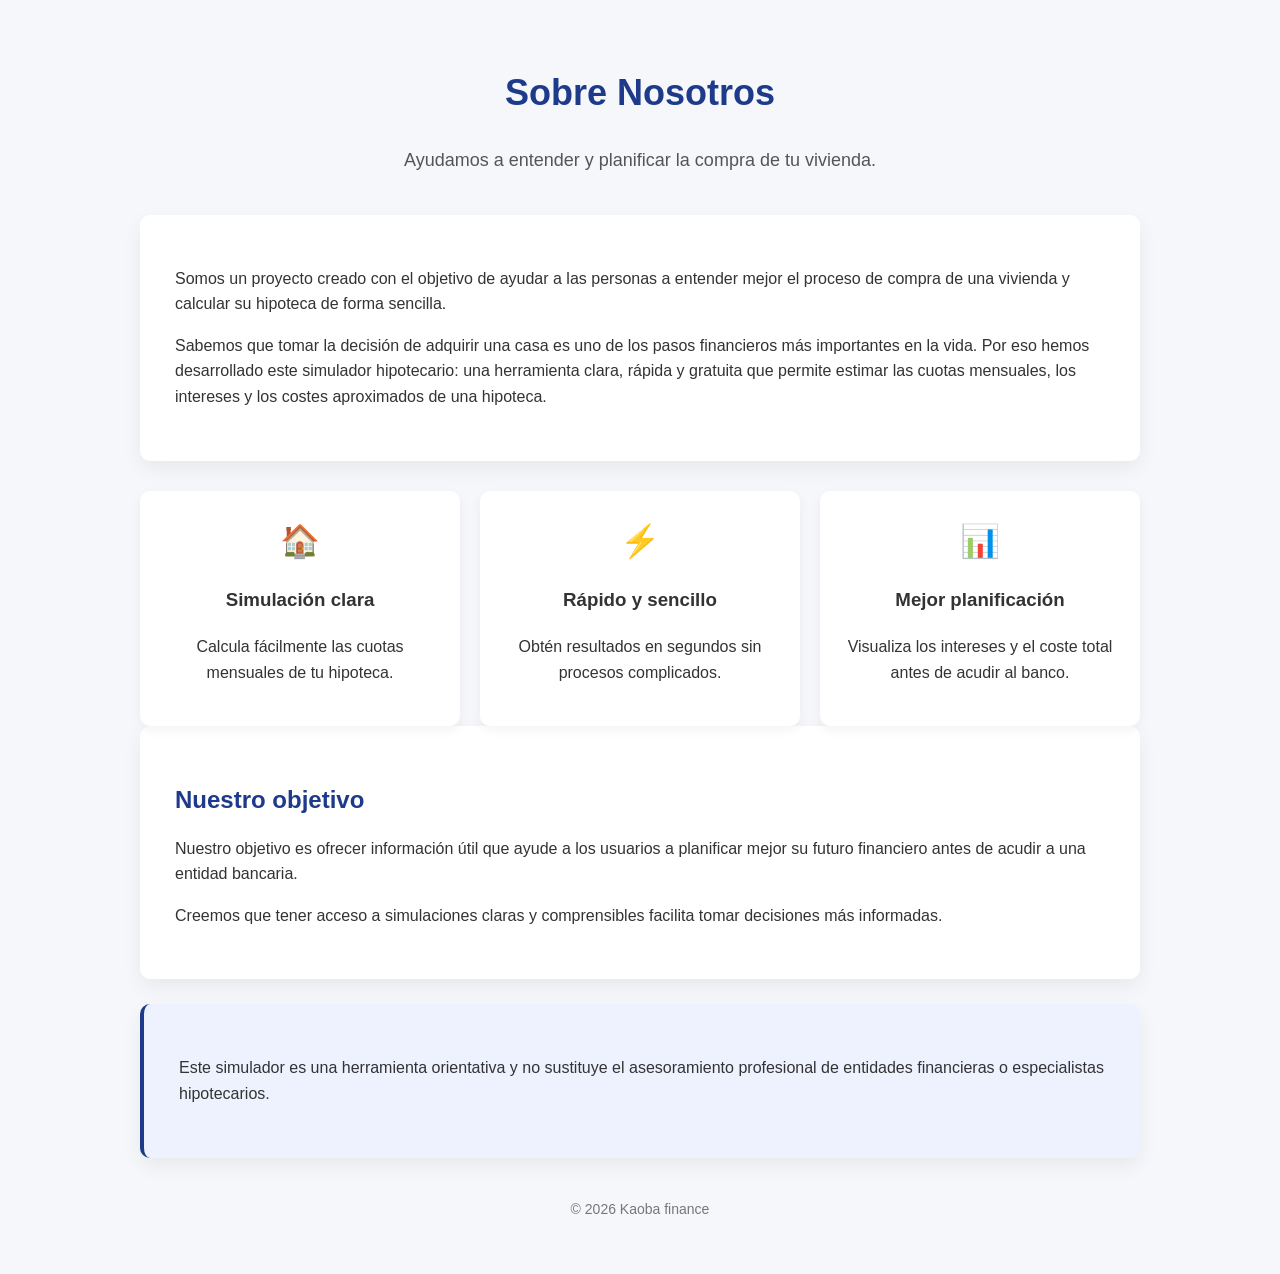
<file: sobre-nosotros.html>
<!DOCTYPE html>
<html lang="es">
<head>
<meta charset="UTF-8">
<meta name="viewport" content="width=device-width, initial-scale=1.0">
<title>Sobre Nosotros</title>

<style>

body{
    font-family: Arial, Helvetica, sans-serif;
    margin:0;
    background:#f5f7fb;
    color:#333;
    line-height:1.6;
}

.container{
    max-width:1000px;
    margin:auto;
    padding:40px 20px;
}

.header{
    text-align:center;
    margin-bottom:40px;
}

.header h1{
    font-size:36px;
    color:#1e3a8a;
}

.header p{
    font-size:18px;
    color:#555;
}

.card{
    background:white;
    padding:35px;
    border-radius:10px;
    box-shadow:0 8px 20px rgba(0,0,0,0.06);
    margin-bottom:25px;
}

.card h2{
    color:#1e3a8a;
    margin-bottom:15px;
}

.features{
    display:grid;
    grid-template-columns:repeat(auto-fit,minmax(250px,1fr));
    gap:20px;
    margin-top:30px;
}

.feature{
    background:#ffffff;
    padding:25px;
    border-radius:10px;
    box-shadow:0 4px 12px rgba(0,0,0,0.05);
    text-align:center;
}

.feature-icon{
    font-size:32px;
    margin-bottom:10px;
}

.disclaimer{
    background:#eef2ff;
    border-left:4px solid #1e3a8a;
}

.footer{
    text-align:center;
    margin-top:40px;
    font-size:14px;
    color:#777;
}

</style>
</head>

<body>

<div class="container">

<div class="header">
<h1>Sobre Nosotros</h1>
<p>Ayudamos a entender y planificar la compra de tu vivienda.</p>
</div>

<div class="card">
<p>
Somos un proyecto creado con el objetivo de ayudar a las personas a entender mejor el proceso de compra de una vivienda y calcular su hipoteca de forma sencilla.
</p>

<p>
Sabemos que tomar la decisión de adquirir una casa es uno de los pasos financieros más importantes en la vida. Por eso hemos desarrollado este simulador hipotecario: una herramienta clara, rápida y gratuita que permite estimar las cuotas mensuales, los intereses y los costes aproximados de una hipoteca.
</p>
</div>

<div class="features">

<div class="feature">
<div class="feature-icon">🏠</div>
<h3>Simulación clara</h3>
<p>Calcula fácilmente las cuotas mensuales de tu hipoteca.</p>
</div>

<div class="feature">
<div class="feature-icon">⚡</div>
<h3>Rápido y sencillo</h3>
<p>Obtén resultados en segundos sin procesos complicados.</p>
</div>

<div class="feature">
<div class="feature-icon">📊</div>
<h3>Mejor planificación</h3>
<p>Visualiza los intereses y el coste total antes de acudir al banco.</p>
</div>

</div>

<div class="card">
<h2>Nuestro objetivo</h2>

<p>
Nuestro objetivo es ofrecer información útil que ayude a los usuarios a planificar mejor su futuro financiero antes de acudir a una entidad bancaria.
</p>

<p>
Creemos que tener acceso a simulaciones claras y comprensibles facilita tomar decisiones más informadas.
</p>
</div>

<div class="card disclaimer">
<p>
Este simulador es una herramienta orientativa y no sustituye el asesoramiento profesional de entidades financieras o especialistas hipotecarios.
</p>
</div>

<div class="footer">
<p>© 2026 Kaoba finance</p>
</div>

</div>

</body>
</html>
</file>
<file: style.css>
/* ==============================
RESET
============================== */
* {
box-sizing: border-box;
margin: 0;
padding: 0;
}

main {
  display: flex;
  flex-direction: column;
  gap: 40px;

  width: 100%;
  max-width: 1100px;
  margin: 20px auto 0 auto; /* 👈 sube el bloque */

  background: transparent; /* 👈 elimina fondo fantasma */
  padding: 20px;
}
#perfil {
  max-width: 700px;
  margin: 60px auto 0 auto;

  background: #ffffff;
  padding: 25px;
  border-radius: 12px;

  box-shadow: 0 10px 25px rgba(0,0,0,0.08);
}

.operaciones-section {
  margin-bottom: 60px;
}

/* ==============================
OPCIONES ITP (UX PRO)
============================== */
.opciones-itp {
  display: flex;
  flex-direction: column;
  gap: 10px;
  margin: 10px 0 15px;
}

.opcion-itp {
  display: flex;
  align-items: center;
  gap: 10px;

  padding: 12px;
  border-radius: 10px;
  border: 1px solid #e5e7eb;
  background: #fff;

  cursor: pointer;
  transition: 0.2s;
}

.opcion-itp:hover {
  border-color: #0072CE;
  background: #f0f7ff;
}

.opcion-itp input {
  display: none;
}

/* Estado seleccionado */
.opcion-itp input:checked + label {
  color: #0072CE;
  font-weight: 600;
}

/* Borde cuando está activo */
.opcion-itp input:checked + label::before {
  border-color: #0072CE;
  background: #0072CE;
}

/* Checkbox custom */
.opcion-itp label {
  display: flex;
  flex-direction: column;
  gap: 2px;
  cursor: pointer;
  width: 100%;
}

/* Texto secundario */
.opcion-itp span {
  font-size: 12px;
  color: #6b7280;
}
/* ==============================
MOBILE FIX (ARREGLADO)
============================== */
@media (max-width: 768px) {

  main {
    width: 100%;
    margin: 0;
    padding: 15px;     /* 🔥 menos espacio en móvil */
    border-radius: 0;  /* 🔥 elimina efecto caja */
  }

  #perfil {
    margin-top: 30px;  /* 🔥 antes 100px → demasiado */
  }
}
/* ==============================
HEADER NORMAL (no fijo)
============================== */
/* HEADER NORMAL, no fijo, solo al inicio */
.logo-header {
  position: relative; /* no sticky ni fixed */
  width: 100%;
  padding: 20px 0;
  text-align: center;
  display: flex;
  flex-direction: column;
  align-items: center;
  background-color: rgba(245, 241, 231, 0.1); /* beige suave */
  box-shadow: none; /* sin sombra */
}

/* Logo principal */
.logo-inner .brand {
  font-size: 3rem;
  font-weight: 800;
  color: #2a5d8f; /* azul suave */
}

/* Subtítulo */
.logo-inner .subtitle {
  font-size: 2rem;
  font-weight: 600;
  color: #7a7a7a; /* gris suave */
  margin-top: 4px;
}

/* No tocar el body con padding-top */
body {
  padding-top: 0;
}
/* ==============================
RESPONSIVE
============================== */
@media (max-width: 992px) {
  .logo-inner .brand { font-size: 2.5rem; }
  .logo-inner .subtitle { font-size: 1.6rem; }
}
@media (max-width: 768px) {
  .logo-inner .brand { font-size: 2.2rem; }
  .logo-inner .subtitle { font-size: 1.4rem; }
}
@media (max-width: 576px) {
  .logo-inner .brand { font-size: 1.8rem; }
  .logo-inner .subtitle { font-size: 1.2rem; }
}
/* ==============================
CHECKBOX LEAD (ARREGLADO)
============================== */
.checkbox-linea {
display: flex;
align-items: center;
gap: 10px;
margin-top: 10px;
font-size: 14px;
cursor: pointer;
}

.checkbox-linea input {
width: 18px;
height: 18px;
margin: 0;
flex-shrink: 0;
}

.checkbox-linea a {
color: #0072CE;
text-decoration: underline;
}

/* ==============================
BASE
============================== */
body {
font-family: 'Inter', Arial, sans-serif;
background: #f5f6fa;
color: #2c3e50;
}

.container {
  width: 100%;
  margin: 0;
  padding: 0;
}

/* ==============================
TIPOGRAFÍA
============================== */
h1, h2, h3 {
color: #0d4f8b;
text-align: center;
margin-bottom: 15px;
}

/* ==============================
BRAND HEADER CON EURÍBOR
============================== */
.brand-title {
  display: flex;
  flex-direction: column;   /* columna: logo arriba, euríbor abajo */
  align-items: center;      /* centrado horizontal */
  gap: 10px;                /* espacio entre logo y euríbor */
  margin-bottom: 25px;
}

.brand-text {
  display: flex;
  flex-direction: column;         /* logo arriba, subtítulo abajo */
}

.brand-text .brand {
  font-size: 3rem;
  font-weight: 800;
  color: #2a5d8f; /* azul suave */
}

.brand-text .subtitle {
  font-size: 2rem;
  font-weight: 600;
  color: #7a7a7a; /* gris suave */
  margin-top: 4px;
}

.euribor-badge {
  white-space: nowrap;
  font-size: 14px;
  color: #0072CE;
  border: 1px solid #0072CE;
  border-radius: 8px;
  padding: 6px 12px;
  background: #e6f0fc;
  font-weight: 500;
  margin-bottom: 6px;
  align-self: flex-end; /* 👈 AÑADIR esto */
}
#camposVariable {
  display: flex;              /* 👈 FALTABA ESTO */
  justify-content: flex-end;  /* 👈 ESTO LO MUEVE A LA DERECHA */
  gap: 15px;
  flex-wrap: wrap;
}

#camposVariable label {
  width: auto;
  min-width: 140px;
}

#camposVariable input {
  text-align: right;
}
@media (max-width: 768px) {
  .brand-title {
    flex-direction: column !important;
    align-items: center !important;
  }
}
/* ==============================
GRID OPERACIONES
============================== */
.operaciones-grid {
display: flex;
flex-wrap: wrap;
gap: 20px;
align-items: flex-start;
}

.operaciones-grid .operacion-card {
flex: 1 1 calc(33.33% - 20px);
}

.operaciones-grid-centro {
justify-content: center;
}

/* ==============================
TARJETAS
============================== */

/* ==============================
SISTEMA UNIFICADO DE TARJETAS
============================== */

/* BASE GLOBAL */
.card,
.resultado-card,
.operacion-card {
background: #fff;
border-radius: 12px;
border: 1px solid #e5e7eb;
transition: all 0.3s ease;
}

/* HOVER GLOBAL */
.card:hover,
.resultado-card:hover,
.operacion-card:hover {
transform: translateY(-4px);
box-shadow: 0 10px 20px rgba(0,0,0,0.1);
border-color: #0072CE;
}

/* ==============================
TARJETAS PRINCIPALES (OPERACIONES)
============================== */
.operacion-card {
  flex: 0 1 320px;   /* 🔥 clave */
  max-width: 320px;  /* 🔥 evita que crezcan */

  display: flex;
  flex-direction: column;
  padding: 18px;
  cursor: pointer;
}
.operaciones-grid {
  justify-content: center;
}

.operacion-card h3 {
font-size: 16px;
margin-bottom: 5px;
}

.operacion-card p {
font-size: 13px;
color: #6b7280;
}
.operaciones-section {
  max-width: 1100px;
  margin: 0 auto;
  padding: 0 20px;
}

.operaciones-grid .operacion-card {
  flex: 1 1 300px;
  max-width: 350px;
}
/* ==============================
CARDS RESULTADOS
============================== */
.cards,
.resultados-container {
display: flex;
gap: 12px;
overflow-x: auto;
padding-bottom: 5px;
}

.card,
.resultado-card {
flex: 0 0 160px;
text-align: center;
padding: 12px;
}

.resultado-card strong {
display: block;
font-size: 18px;
color: #0d4f8b;
margin-top: 5px;
}

.resultado-card span {
font-size: 12px;
color: #6b7280;
}
/* ==============================
ACORDEÓN
============================== */
.card-content {
max-height: 0;
overflow: hidden;
transition: 0.4s;
}

.card-content.open {
max-height: 500px;
margin-top: 10px;
}

/* ==============================
FORMULARIOS
============================== */
input {
width: 100%;
}

select {
width: 100%;
}

input, select {
padding: 10px;
margin: 6px 0 14px;
border-radius: 8px;
border: 1px solid #d1d5db;
font-size: 14px;
}

input:focus, select:focus {
border-color: #0072CE;
outline: none;
box-shadow: 0 0 4px rgba(0,114,206,0.3);
}

/* SELECT TITULARES */
#perfilTitulares {
width: auto;
min-width: 140px;
max-width: 180px;
padding: 6px 10px;
font-size: 13px;
border-radius: 6px;
background: #fff;
cursor: pointer;
}
#perfil h2 {
  text-align: left;
  border-left: 4px solid #0072CE;
  padding-left: 12px;
  margin-bottom: 20px;
}
/* ==============================
BOTONES
============================== */
button {
background-color: #0072CE;
color: #fff;
border: none;
border-radius: 8px;
padding: 10px 18px;
cursor: pointer;
font-weight: 600;
transition: 0.3s;
}

button:hover {
background-color: #005bb5;
}

/* ==============================
TITULARES
============================== */
.titulares-grid {
display: flex;
gap: 15px;
flex-wrap: wrap; /* 🔥 clave */
}

.titular {
flex: 1 1 300px; /* 🔥 ancho mínimo decente */
min-width: 280px; /* evita que se encojan demasiado */
padding: 15px;
border-radius: 10px;
background: #f9fafb;
border: 1px solid #ddd;
font-size: 14px;
}

.help-icon {
  display: inline-flex;
  align-items: center;
  justify-content: center;
  width: 16px;
  height: 16px;
  margin-left: 6px;
  border-radius: 50%;
  background: #e5e7eb;
  color: #6b7280;
  font-size: 11px;
  font-weight: bold;
  cursor: pointer;
  position: relative;
}

.help-icon:hover {
  background: #0d4f8b;
  color: white;
}

.help-icon::after {
  content: attr(data-tooltip);
  position: absolute;
  bottom: 125%;
  left: 50%;
  transform: translateX(-50%);
  background: #111827;
  color: #fff;
  padding: 6px 8px;
  border-radius: 6px;
  font-size: 12px;
  width: 200px;
  opacity: 0;
  pointer-events: none;
  transition: 0.2s;
}

.help-icon {
  position: relative;
  z-index: 10;
}

.help-icon::after {
  z-index: 9999;
}

.help-icon:hover::after {
  opacity: 1;
}
/* ==============================
CARDS RESULTADOS
============================== */
.cards,
.resultados-container {
  overflow-x: auto;
  overflow-y: visible; /* 🔥 clave */
}

.card, .resultado-card {
flex: 0 0 160px;
text-align: center;
background: #fff;
border-radius: 10px;
padding: 12px;
border: 1px solid #ddd;
}

.resultado-card {
border: 1px solid #e5e7eb;
background: #ffffff;
transition: 0.25s;
}

.resultado-card:hover {
transform: translateY(-4px);
box-shadow: 0 8px 18px rgba(0,0,0,0.1);
}

.resultado-card strong {
display: block;
font-size: 18px;
color: #0d4f8b;
}

.resultado-card span {
font-size: 12px;
color: #6b7280;
}
/* ==============================
TABLA
============================== */
#tablaContainer {
max-height: 300px;
overflow-y: auto;
margin-top: 15px;
}

#tablaContainer table {
width: 100%;
border-collapse: collapse;
background: #fff;
}

#tablaContainer table th,
#tablaContainer table td {
padding: 10px;
text-align: center;
border-bottom: 1px solid #e5e7eb;
font-size: 13px;
}

#tablaContainer table th {
background: #f3f4f6;
position: sticky;
top: 0;
font-weight: 600;
}
/* ==============================
TOGGLE VIVIENDA
============================== */
#toggleVivienda {
cursor: pointer;
border: 2px solid #e0e0e0;
border-radius: 12px;
padding: 16px;
background: #fff;
transition: 0.25s;
}

#toggleVivienda:hover {
border-color: #0072CE;
transform: translateY(-2px);
}

#toggleVivienda.active {
border-color: #0072CE;
background: #e6f0fc;
}

/* ==============================
BOTÓN FLOTANTE
============================== */
#btnCalculadoraFlotante {
  position: fixed;
  bottom: 20px;
  right: 20px;
  width: 44px;
  height: 44px;
  border-radius: 50%;
 background: #0072CE; /* 👈 igual que FAQ */
  color: #fff;
  display: flex;
  align-items: center;
  justify-content: center;
  z-index: 900;
}
#btnCalculadoraFlotante svg {
  width: 100%;
  height: 100%;
}
#btnCalculadoraFlotante,
#faqButton {
  transition: 0.2s;
}

#btnCalculadoraFlotante:hover,
#faqButton:hover {
  filter: brightness(0.9);
}

/* ==============================
FAQ
============================== */
.faq-container {
max-width: 800px;
margin: 40px auto;
padding: 0 20px;
}

/* Ajuste FAQ móvil */
#faqButton {
position: fixed;
bottom: 90px; /* lo separa del footer y de la calculadora */
right: 20px;
width: 40px;
height: 40px;
border-radius: 50%;
background: #8c8c8c;
color: #fff;
display: flex;
align-items: center;
justify-content: center;
font-size: 26px;
text-decoration: none;
z-index: 1000; /* se asegura que esté por encima de otros elementos */
}
#faqButton:hover {
  background: #6f6f6f;
}
.faq-item {
border-bottom: 1px solid #e5e7eb;
padding: 12px 0;
}

.faq-question {
  font-weight: 600;
  cursor: pointer;
  position: relative;
  padding-right: 30px; /* 👈 más espacio para el icono */
}

.faq-question::after {
  content: "+";
  position: absolute;
  right: 10px; /* 👈 lo separa del borde */
  top: 50%;
  transform: translateY(-50%); /* 👈 centrado vertical perfecto */
  font-weight: bold;
  font-size: 18px;
}

.faq-answer {
max-height: 0;
overflow: hidden;
transition: max-height 0.3s ease, padding 0.3s ease;
padding-top: 0;
font-size: 14px;
color: #6b7280;
}

.faq-answer.open {
max-height: 500px; /* ajustable al contenido */
padding-top: 8px;
}

.faq-question.open::after {
content: "-";
}

/* Responsive */
@media (max-width: 768px) {
.faq-container {
max-width: 100%;
padding: 0 15px;
}

.faq-question {
font-size: 16px;
}

.faq-answer {
font-size: 14px;
}
}
/* ==============================
MODAL
============================== */
#modalCalculadora {
  display: none;
  position: fixed;
  top: 0;
  left: 0;

  width: 100%;
  height: 100%;

  background: rgba(0,0,0,0.5);

  align-items: center;
  justify-content: center;

  z-index: 3000;
}

#modalCalculadora.open {
  display: flex;
}
.modal-content {
  background: #fff;
  width: 90%;
  max-width: 500px;

  max-height: 90vh;
  overflow-y: auto;

  padding: 25px;
  border-radius: 12px;

  box-shadow: 0 20px 40px rgba(0,0,0,0.2);
}
/* ==============================
FOOTER AJUSTADO
============================== */
footer {
background: linear-gradient(to bottom, #111827, #0b1220);
color: #fff;
padding: 50px 20px 30px;
font-family: 'Inter', Arial, sans-serif;
}

footer .footer-top {
max-width: 1100px;
margin: auto;
display: flex;
flex-wrap: wrap;
justify-content: space-between;
gap: 30px;
}

footer .footer-logo {
display: flex;
flex-direction: column;
gap: 5px;
}

footer .footer-logo .brand-main {
font-size: 24px;
font-weight: bold;
color: #ffffff;
}

footer .footer-logo .brand-sub {
font-size: 14px;
color: #9ca3af;
}

footer .footer-links,
footer .footer-social {
display: flex;
flex-direction: column;
gap: 8px;
}

footer .footer-links a,
footer .footer-social a {
font-size: 13px;
color: #9ca3af;
text-decoration: none;
transition: 0.2s;
}

footer .footer-links a:hover,
footer .footer-social a:hover {
color: #ffffff;
}

footer .footer-bottom {
text-align: center;
margin-top: 40px;
border-top: 1px solid #374151;
padding-top: 15px;
font-size: 12px;
color: #9ca3af;
}
/* ==============================
MENSAJE PERFIL (RESULTADO)
============================== */
.mensaje-perfil {
  margin-top: 15px;
  padding: 14px 16px;

  border-radius: 10px;
  font-size: 14px;
  line-height: 1.6;

  background: #f9fafb;
  border: 1px solid #e5e7eb;

  white-space: normal;
}

/* Estado OK */
.mensaje-ok {
  background: #e6f9f0;
  color: #0a7a4b;
  border-color: #b6f0d1;
}

/* Estado warning */
.mensaje-warning {
  background: #fff4e5;
  color: #a66300;
  border-color: #ffe0b3;
}
/* ==============================
RESPONSIVE FOOTER
============================== */
@media (max-width: 768px) {
footer .footer-top {
flex-direction: column;
align-items: center;
text-align: center;
}

footer .footer-links,
footer .footer-social {
align-items: center;
text-align: center;
}
}
@media (max-width: 768px) {
.operacion-card {
flex: 0 1 100%;
}

.titulares-grid {
flex-direction: column;
}

.cards {
flex-wrap: wrap;
}

.card {
flex: 1 1 45%;
}

.lead-mensaje {
display: none;
margin-top: 12px;
font-size: 14px;
font-weight: 500;
}

.lead-mensaje.ok {
display: block;
color: #16a34a;
}
}
</file>
